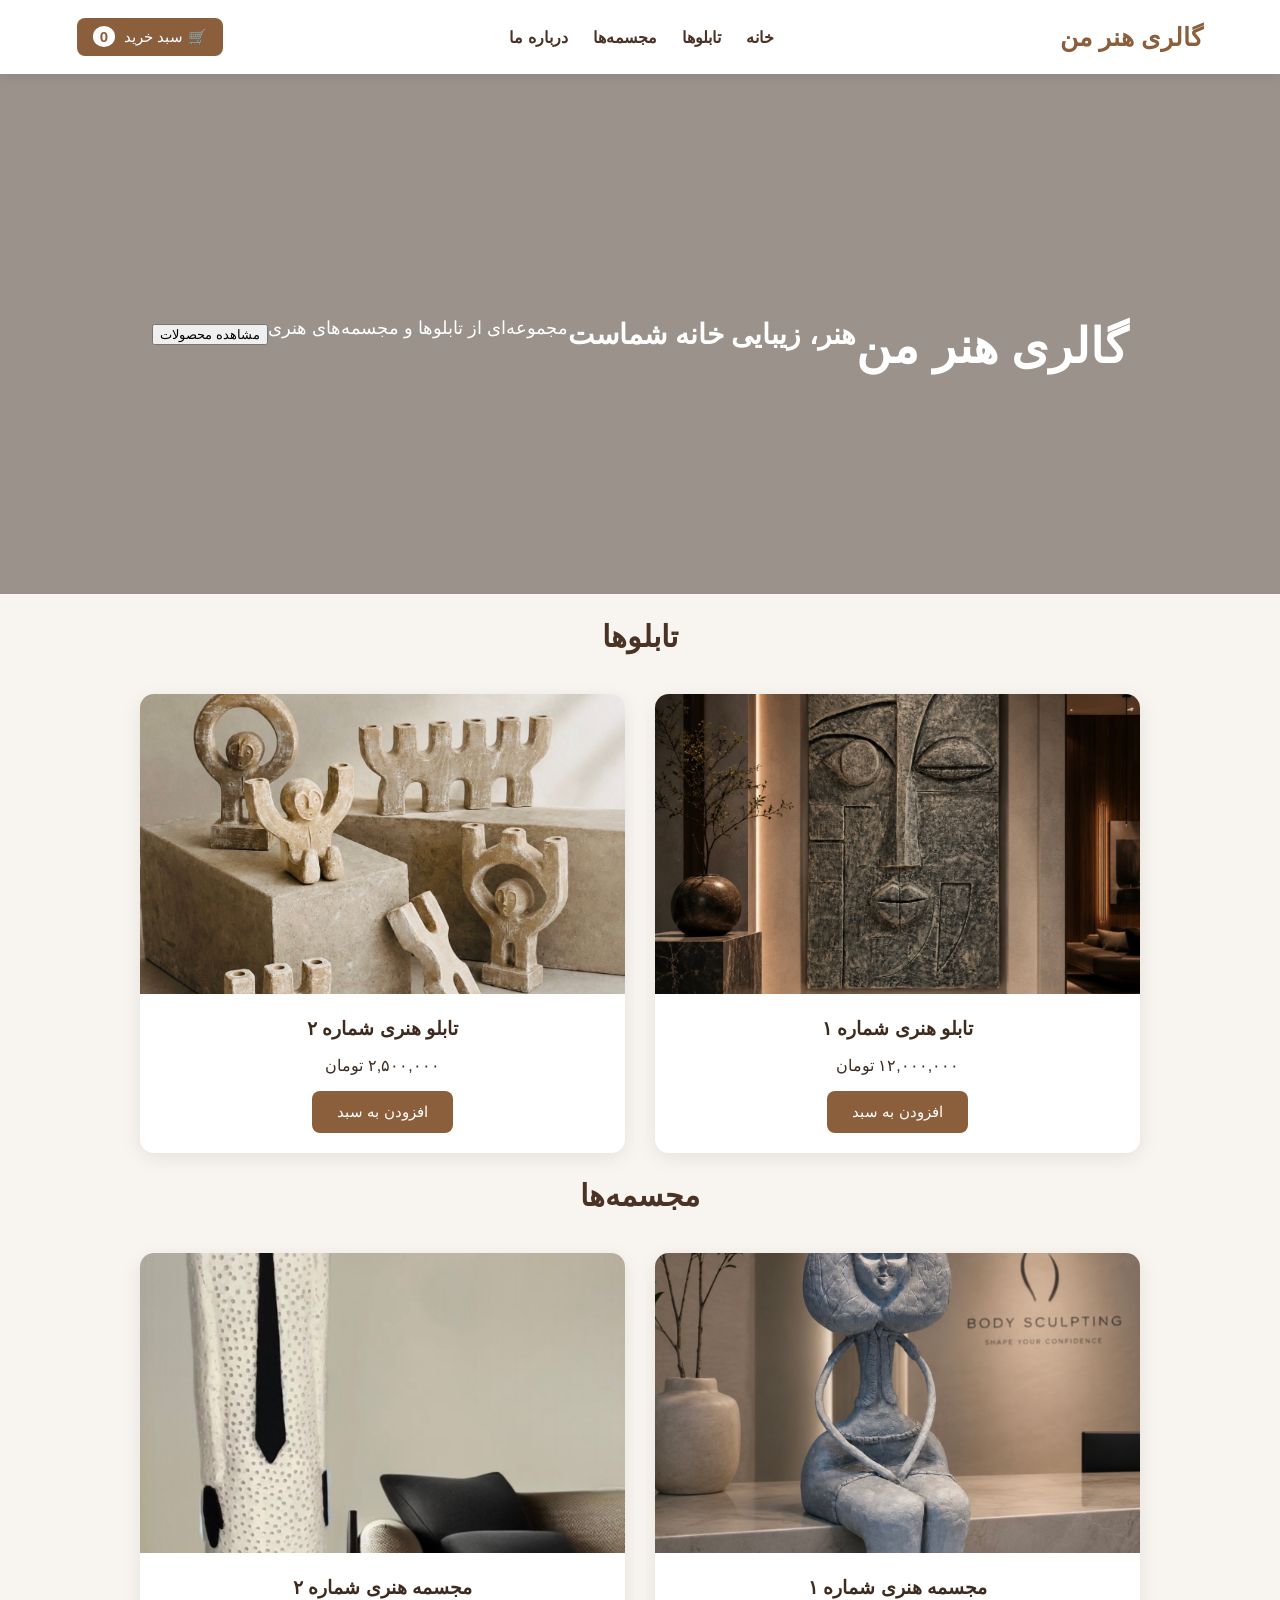
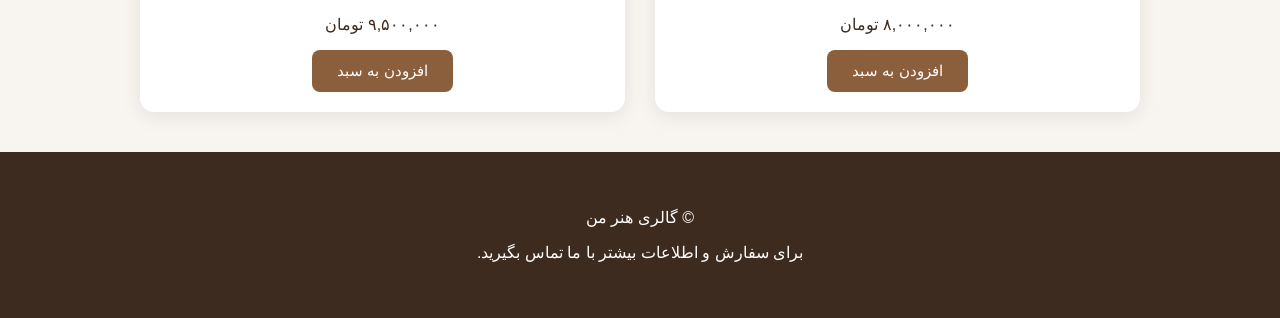
<file: index.html>
<!DOCTYPE html>
<html lang="fa" dir="rtl">
<head>
  <meta charset="UTF-8">
  <meta name="viewport" content="width=device-width, initial-scale=1.0">
  <title>گالری هنر من</title>
  <meta http-equiv="refresh" content="0; url=gallery.html">
</head>
<body>
  <p>در حال انتقال به گالری...</p>
  <a href="gallery.html">ورود به گالری هنر من</a>
</body>
</html>
</file>
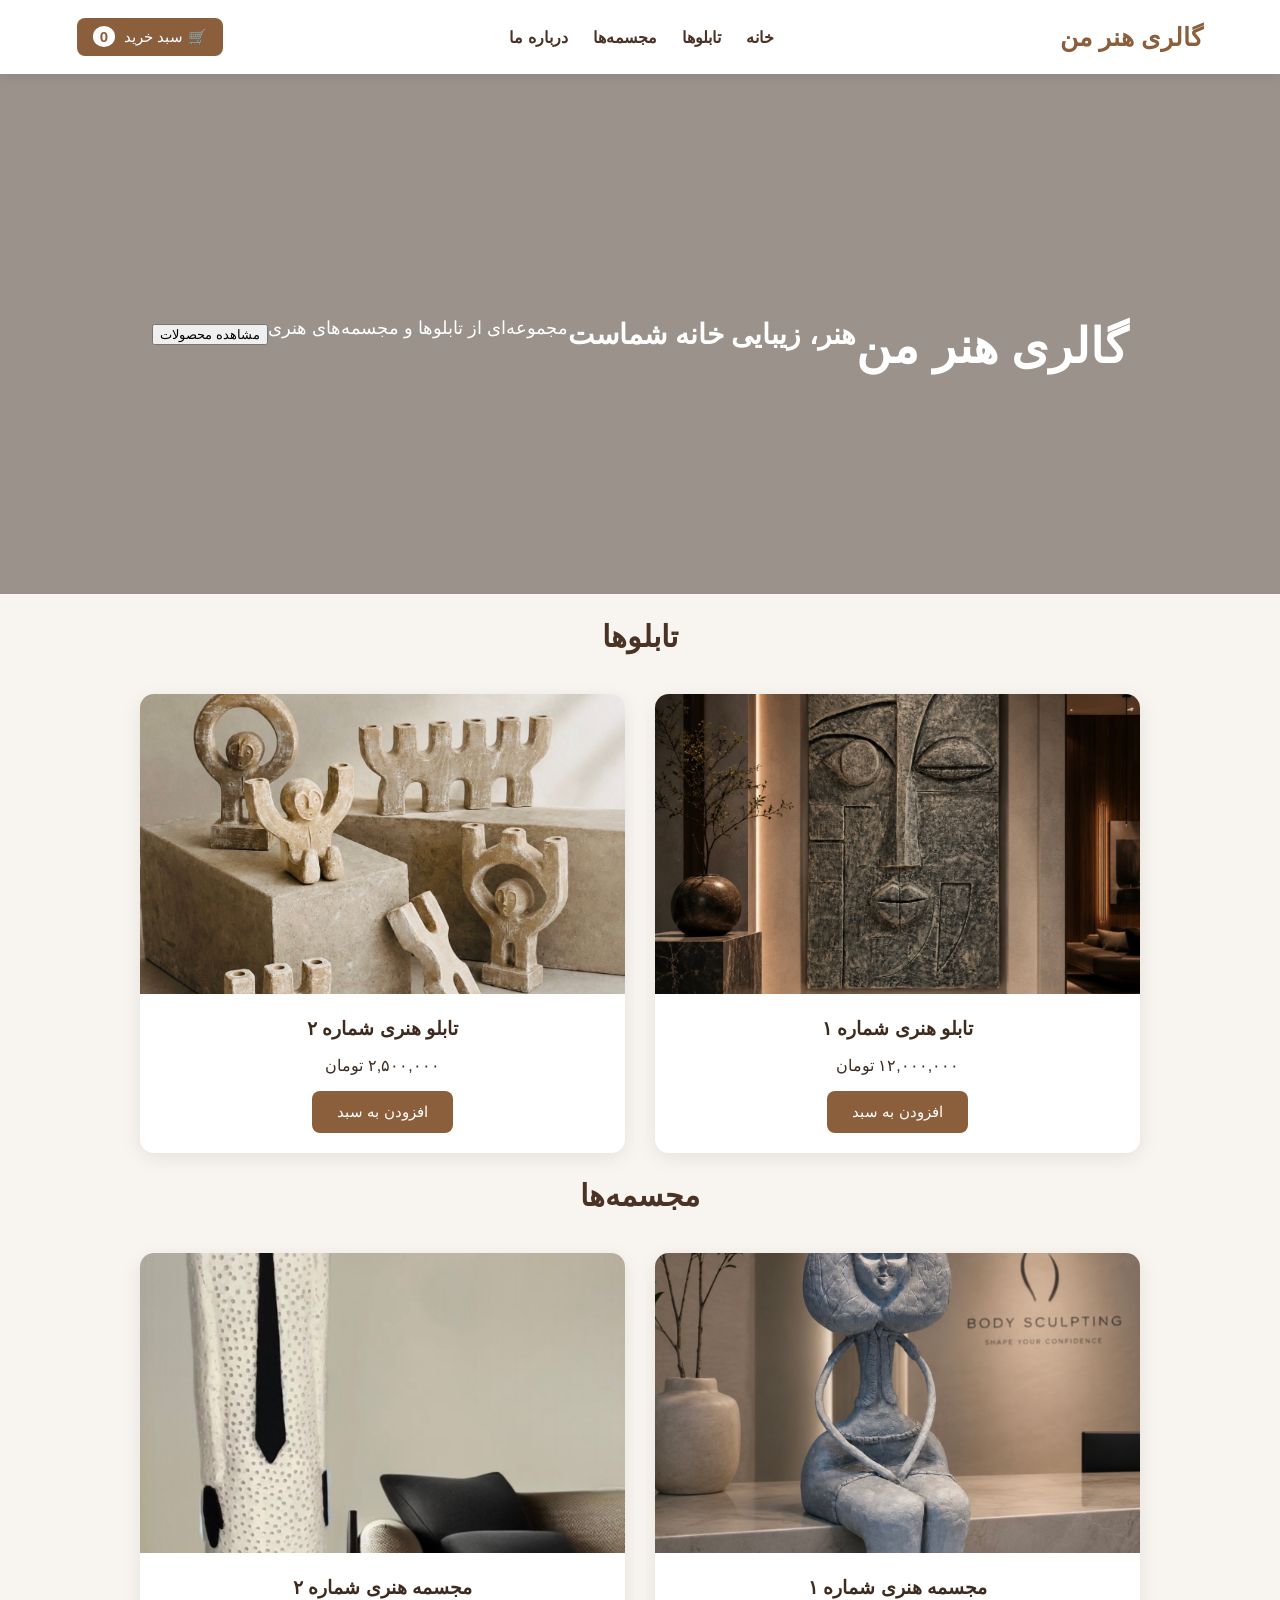
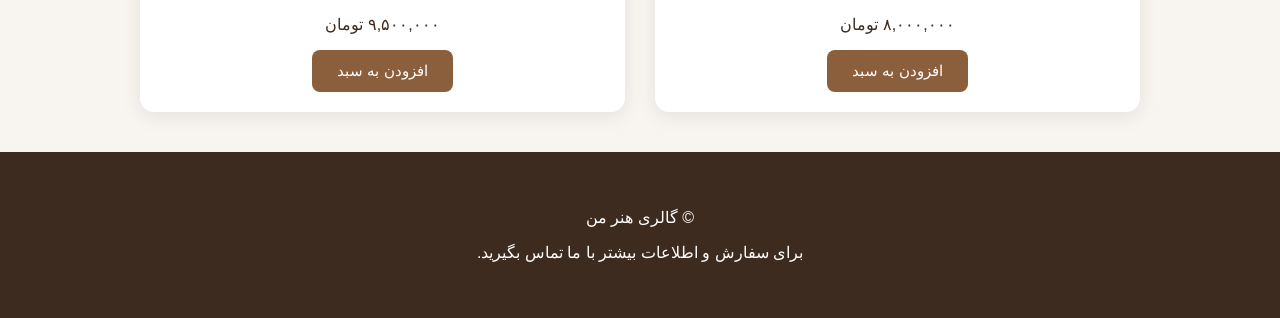
<file: gallery.html>
<!DOCTYPE html>
<html lang="fa" dir="rtl">
  <link rel="stylesheet" href="style.css">
<head>
  <meta charset="UTF-8">
  <meta name="viewport" content="width=device-width, initial-scale=1.0">
  <title>گالری هنر من</title>
</head>
<script src="script.js"></script>
<body>

<header>
  <div class="logo">گالری هنر من</div>

  <nav>
    <a href="#home">خانه</a>
    <a href="#paintings">تابلوها</a>
    <a href="#sculptures">مجسمه‌ها</a>
    <a href="#about">درباره ما</a>
  </nav>

  <div class="cart-box">
    <button id="cartButton">
      🛒 سبد خرید <span id="cartCount">0</span>
    </button>

    <div id="cartPanel" class="cart-panel">
      <h2>سبد خرید شما</h2>

      <div id="cartItems"></div>

      <div class="cart-total">
        جمع کل:
        <strong id="cartTotal">0 تومان</strong>
      </div>

      <div class="order-form">
        <h3>ثبت سفارش</h3>

        <input
          type="text"
          id="customerName"
          placeholder="نام و نام خانوادگی"
        >

        <input
          type="tel"
          id="customerPhone"
          placeholder="شماره تماس"
        >

        <textarea
          id="customerAddress"
          placeholder="آدرس کامل"
        ></textarea>

        <button id="submitOrder">ثبت سفارش</button>
      </div>

      <button id="closeCart">بستن</button>
    </div>
  </div>
</header>

<section id="home" class="hero">
  <h1>گالری هنر من</h1>
  <h2>هنر، زیبایی خانه شماست</h2>
  <p>مجموعه‌ای از تابلوها و مجسمه‌های هنری</p>
  <a href="#paintings">
    <button>مشاهده محصولات</button>
  </a>
</section>

<section id="paintings">
  <h2 class="section-title">تابلوها</h2>

  <div class="products">

    <div class="product">
      <img src="IMG_3299.jpeg" alt="تابلو نقاشی">
      <h3>تابلو هنری شماره ۱</h3>
      <p>۱۲,۰۰۰,۰۰۰ تومان</p>
      <button class="add-to-cart" data-name="تابلو هنری شماره ۱" data-price="5000000">
        افزودن به سبد
      </button>
    </div>

    <div class="product">
      <img src="IMG_2457.jpeg" alt="تابلو نقاشی دوم">
      <h3>تابلو هنری شماره ۲</h3>
      <p>۲,۵۰۰,۰۰۰ تومان</p>
      <button class="add-to-cart" data-name="تابلو هنری شماره ۲" data-price="6500000">
        افزودن به سبد
      </button>
    </div>

  </div>
</section>

<section id="sculptures">
  <h2 class="section-title">مجسمه‌ها</h2>

  <div class="products">

    <div class="product">
      <img src="IMG_3799.jpeg" alt="مجسمه هنری شماره ۱">
      <h3>مجسمه هنری شماره ۱</h3>
      <p>۸,۰۰۰,۰۰۰ تومان</p>
      <button class="add-to-cart" data-name="مجسمه هنری شماره ۱" data-price="8000000">
        افزودن به سبد
      </button>
    </div>

    <div class="product">
      <img src="IMG_1126.jpeg" alt="مجسمه هنری شماره ۲">
      <h3>مجسمه هنری شماره ۲</h3>
      <p>۹,۵۰۰,۰۰۰ تومان</p>
      <button class="add-to-cart" data-name="مجسمه هنری شماره ۲" data-price="9500000">
        افزودن به سبد
      </button>
    </div>

  </div>
</section>

<footer id="about">
  <p>© گالری هنر من</p>
  <p>برای سفارش و اطلاعات بیشتر با ما تماس بگیرید.</p>
</footer>

</body>
</html>
</file>
<file: style.css>
* {
  box-sizing: border-box;
}

html {
  scroll-behavior: smooth;
}

body {
  margin: 0;
  font-family: Arial, Tahoma, sans-serif;
  background: #f8f5f1;
  color: #3d2b1f;
  direction: rtl;
}


/* HEADER */

header {
  position: sticky;
  top: 0;
  z-index: 1000;

  background: #ffffff;
  padding: 18px 6%;

  display: flex;
  align-items: center;
  justify-content: space-between;

  box-shadow: 0 2px 12px rgba(0,0,0,0.08);
}

.logo {
  font-size: 25px;
  font-weight: bold;
  color: #8b5e3c;
}

nav {
  display: flex;
  gap: 25px;
}

nav a {
  text-decoration: none;
  color: #4a3325;
  font-weight: bold;
}

nav a:hover {
  color: #a8754f;
}


/* CART */

.cart-box {
  position: relative;
}

#cartButton {
  border: none;
  background: #8b5e3c;
  color: white;

  padding: 10px 16px;
  border-radius: 8px;

  cursor: pointer;
  font-size: 15px;
}

#cartCount {
  background: white;
  color: #8b5e3c;

  border-radius: 50%;
  padding: 2px 7px;
  margin-right: 5px;

  font-weight: bold;
}

.cart-panel {
  display: none;

  position: absolute;
  top: 50px;
  left: 0;

  width: 360px;
  max-height: 80vh;
  overflow-y: auto;

  background: white;
  border-radius: 12px;

  padding: 20px;

  box-shadow: 0 10px 30px rgba(0,0,0,0.2);
}

.cart-panel.open {
  display: block;
}

.cart-header {
  display: flex;
  justify-content: space-between;
  align-items: center;

  border-bottom: 1px solid #eee;
  padding-bottom: 12px;
  margin-bottom: 15px;
}

.cart-header h2 {
  margin: 0;
  font-size: 20px;
}

.close-btn {
  border: none;
  background: none;

  font-size: 28px;
  cursor: pointer;

  color: #777;
}


/* CART ITEM */

.cart-item {
  border-bottom: 1px solid #eee;
  padding: 15px 0;
}

.cart-item-name {
  font-weight: bold;
  margin-bottom: 8px;
}

.cart-item-price {
  color: #8b5e3c;
  margin-bottom: 10px;
}

.quantity-controls {
  display: flex;
  align-items: center;
  gap: 8px;
}

.quantity-controls button {
  width: 30px;
  height: 30px;

  border: none;
  border-radius: 6px;

  background: #8b5e3c;
  color: white;

  cursor: pointer;
  font-size: 18px;
}

.remove-item {
  margin-top: 8px;

  border: none;
  background: #eee;

  padding: 6px 10px;
  border-radius: 6px;

  cursor: pointer;
}

.cart-total {
  padding: 18px 0;

  font-size: 18px;

  border-bottom: 1px solid #eee;
}

.cart-total strong {
  color: #8b5e3c;
}


/* HERO */

.hero {
  min-height: 520px;

  display: flex;
  align-items: center;
  justify-content: center;

  text-align: center;

  background:
    linear-gradient(
      rgba(40, 25, 15, 0.45),
      rgba(40, 25, 15, 0.45)
    ),
    url("https://images.unsplash.com/photo-1577083288073-40892c0860a4");

  background-size: cover;
  background-position: center;

  color: white;
}

.hero-content {
  padding: 30px;
}

.hero h1 {
  font-size: 48px;
  margin-bottom: 15px;
}

.hero h2 {
  font-size: 28px;
}

.hero p {
  font-size: 18px;
  margin-bottom: 30px;
}

.hero-button {
  display: inline-block;

  background: #8b5e3c;
  color: white;

  padding: 13px 25px;

  border-radius: 8px;

  text-decoration: none;
}


/* PRODUCTS */

.products-section {
  padding: 70px 7%;
}

.section-title {
  text-align: center;
  font-size: 30px;

  margin-bottom: 40px;

  color: #4a3325;
}

.products {
  display: grid;

  grid-template-columns: repeat(2, 1fr);

  gap: 30px;

  max-width: 1000px;
  margin: auto;
}

.product {
  background: white;

  border-radius: 14px;

  overflow: hidden;

  box-shadow: 0 5px 20px rgba(0,0,0,0.08);

  text-align: center;

  padding-bottom: 20px;

  transition: transform 0.2s;
}

.product:hover {
  transform: translateY(-5px);
}

.product img {
  width: 100%;
  height: 300px;

  object-fit: cover;
}

.product h3 {
  margin: 20px 10px 10px;
}

.price {
  color: #8b5e3c;

  font-weight: bold;

  font-size: 18px;
}

.add-to-cart {
  border: none;

  background: #8b5e3c;
  color: white;

  padding: 12px 25px;

  border-radius: 8px;

  cursor: pointer;

  font-size: 15px;
}

.add-to-cart:hover,
#submitOrder:hover {
  background: #6f472c;
}


/* ORDER FORM */

.order-form {
  margin-top: 25px;

  border-top: 1px solid #eee;

  padding-top: 20px;
}

.order-form h3 {
  color: #4a3325;

  margin-bottom: 15px;
}

.order-form input,
.order-form textarea {
  width: 100%;

  padding: 12px;

  margin-bottom: 12px;

  border: 1px solid #ddd;

  border-radius: 8px;

  font-family: Arial, Tahoma, sans-serif;

  font-size: 15px;
}

.order-form textarea {
  height: 80px;

  resize: vertical;
}

#submitOrder {
  width: 100%;

  background: #8b5e3c;

  color: white;

  border: none;

  padding: 13px;

  border-radius: 8px;

  cursor: pointer;

  font-size: 16px;
}


/* FOOTER */

footer {
  background: #3d2b1f;

  color: white;

  text-align: center;

  padding: 40px 20px;

  margin-top: 40px;
}

footer h3 {
  margin-top: 0;
}


/* MOBILE */

@media (max-width: 700px) {

  header {
    flex-wrap: wrap;
    gap: 15px;
  }

  nav {
    order: 3;
    width: 100%;

    justify-content: center;

    gap: 15px;
  }

  .products {
    grid-template-columns: 1fr;
  }

  .hero h1 {
    font-size: 35px;
  }

  .hero h2 {
    font-size: 22px;
  }

  .cart-panel {
    position: fixed;

    top: 80px;
    left: 5%;
    right: 5%;

    width: auto;

    max-height: 80vh;
  }

  .product img {
    height: 250px;
  }
}
</file>
